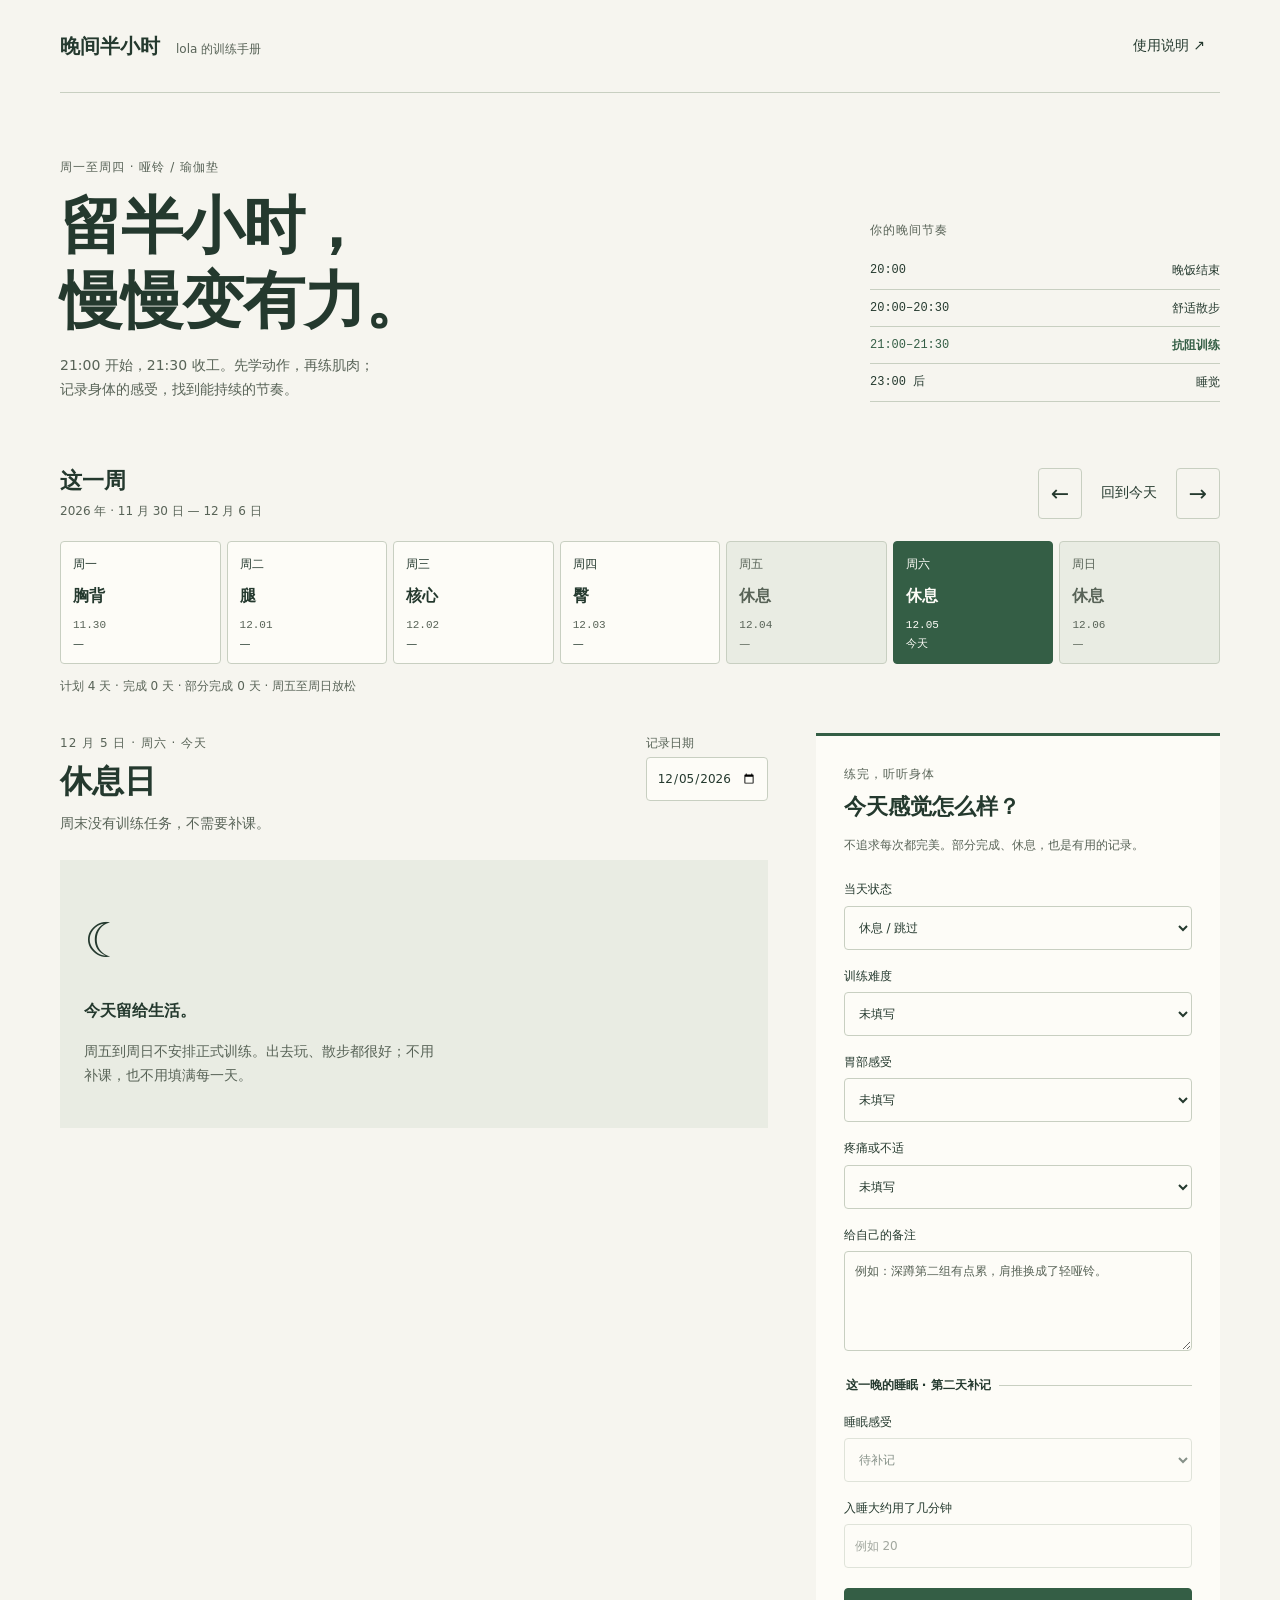
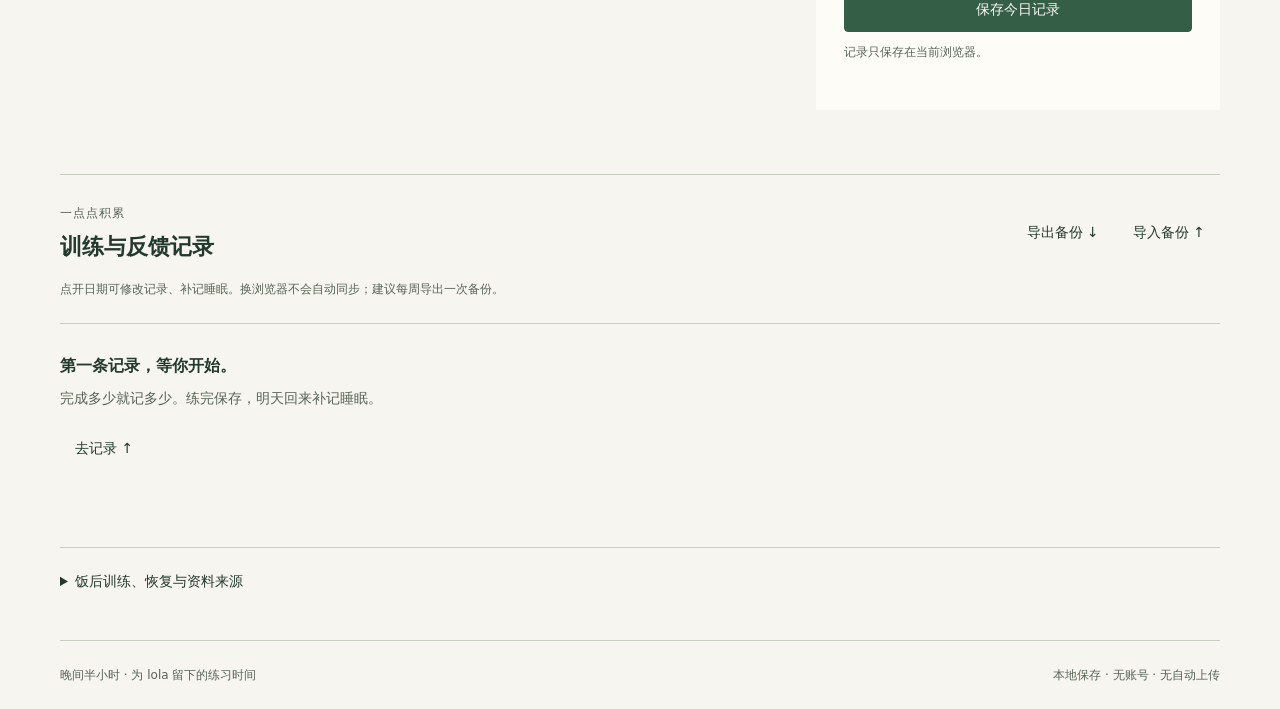
<file: index.html>
<!doctype html>
<html lang="zh-CN">
<head>
  <meta charset="utf-8">
  <meta name="viewport" content="width=device-width, initial-scale=1, viewport-fit=cover">
  <meta name="description" content="lola 的晚间哑铃训练手册：周一至周四，动作教学、打卡与身体反馈，记录保存在本机。">
  <title>晚间半小时 · lola 的训练手册</title>
  <link rel="stylesheet" href="tokens.css">
  <link rel="stylesheet" href="styles.css">
  <script defer src="plan.js"></script>
  <script defer src="library.js"></script>
  <script defer src="coaching.js"></script>
  <script defer src="app.js"></script>
</head>
<body>
  <a class="skip-link" href="#workout">跳到训练计划</a>
  <header class="masthead"><a class="wordmark" href="./index.html">晚间半小时<span>lola 的训练手册</span></a><button class="quiet" id="guide-button">使用说明 ↗</button></header>
  <main>
    <section class="intro" aria-labelledby="page-title"><div><p class="eyebrow">周一至周四 · 哑铃 / 瑜伽垫</p><h1 id="page-title">留半小时，<br>慢慢变有力。</h1><p class="intro-copy">21:00 开始，21:30 收工。先学动作，再练肌肉；<br class="desktop-break">记录身体的感受，找到能持续的节奏。</p></div><div class="routine"><p class="eyebrow">你的晚间节奏</p><div><b>20:00</b><span>晚饭结束</span></div><div><b>20:00–20:30</b><span>舒适散步</span></div><div class="active"><b>21:00–21:30</b><span>抗阻训练</span></div><div><b>23:00 后</b><span>睡觉</span></div></div></section>
    <section class="week-section" aria-label="一周安排"><div class="week-heading"><div><h2>这一周</h2><p id="week-range"></p></div><div class="week-controls"><button class="icon-button" id="previous-week" aria-label="上一周">←</button><button class="quiet" id="today-button">回到今天</button><button class="icon-button" id="next-week" aria-label="下一周">→</button></div></div><div id="week-days" class="week-days"></div><p class="week-summary" id="week-summary"></p></section>
    <div class="workspace">
      <section id="workout" class="workout" aria-labelledby="workout-title"><div class="workout-header"><div><p class="eyebrow" id="selected-label"></p><h2 id="workout-title"></h2><p id="workout-description"></p></div><label class="date-label">记录日期<input id="record-date" type="date" min="2000-01-01" max="2100-12-31"></label></div>
        <div id="rest-message" class="rest-message" hidden><span class="rest-symbol" aria-hidden="true">☾</span><h3>今天留给生活。</h3><p>周五到周日不安排正式训练。出去玩、散步都很好；不用补课，也不用填满每一天。</p></div>
        <div id="training-area"><div class="session-bar"><div><b id="session-time">30:00</b><span id="session-caption">5 分钟热身 · 22 分钟训练 · 3 分钟放松</span></div><button id="session-button" class="primary">开始计时</button></div><details class="warmup"><summary>热身与放松怎么做？</summary><p>热身 5 分钟：肩部绕环、空手推举、徒手浅蹲、空手髋部后移，缓慢完成，不跑跳。先空手试一下今天的动作。</p><p>最后 3 分钟：轻柔活动胸肩、髋腿等当天训练部位，慢慢恢复呼吸。不用力压拉，不加冲刺。</p></details><div class="list-caption"><span id="exercise-progress">按顺序完成，组间休息 60–90 秒</span><span>到点结束，不赶组数</span></div><div id="exercise-list"></div><details class="warmup"><summary>组数、时间与加重量怎么安排？</summary><p>周一 10 组、周二 9 组、周三 10 组、周四 10 组。胸与背各有每周 5 组直接训练，属于入门起点；腿与臀有交叉刺激，不将辅助参与重复算成完整直接组数。</p><p>正式训练约 22 分钟：双侧动作每组约 30–45 秒，单侧两边约 45–75 秒，另加 60–90 秒休息和换器材。核心日与腿日可能超过 22 分钟，到放松阶段就结束，最后的辅助组可以不完成；不要缩短必要休息来赶勾选。</p><p>同一个动作连续两次训练都能稳定完成所有组的次数上限，而且仍有 2–3 次余力，再试最小幅度加重，回到次数下限。若只能甩动、憋气或出现疼痛，减重。两组也能产生刺激，组数不是唯一指标；先改善动作和负荷，不一次把每项加到四组。</p><p><a href="https://acsm.org/resistance-training-guidelines-update-2026/" target="_blank" rel="noopener noreferrer">ACSM 2026 抗阻训练指南</a>：主要肌群每周至少两次；增肌较高周训练量是后续方向，不能直接当作初学者必须完成的任务。</p></details><div class="rest-timer"><span>组间休息 <b id="rest-countdown">—</b></span><div><button class="quiet" data-rest="60">60 秒</button><button class="quiet" data-rest="90">90 秒</button><button class="quiet" id="stop-rest" disabled>停止</button></div></div><p class="training-note">前两周每组保留 3–4 次余力，不憋气、不练到抬不动。新手第一周可把每个动作的目标改为 1 组。熟悉后保留 2–3 次余力。每组缓慢下降约 2 秒、平稳起身；单侧动作两侧与换边用时都计入训练。计时仅作提醒，不自动打卡。</p></div>
      </section>
      <aside class="feedback" aria-labelledby="feedback-title"><p class="eyebrow">练完，听听身体</p><h2 id="feedback-title">今天感觉怎么样？</h2><p class="feedback-intro">不追求每次都完美。部分完成、休息，也是有用的记录。</p><form id="feedback-form">
        <label>当天状态<select id="status"><option value="planned">尚未训练</option><option value="completed">完成训练</option><option value="partial">部分完成</option><option value="rest">休息 / 跳过</option></select></label>
        <label>训练难度<select id="effort"><option value="">未填写</option><option value="easy">轻松，还有很多余力</option><option value="moderate">适中，还能做 3–4 次</option><option value="hard">偏难，接近极限</option></select></label>
        <label>胃部感受<select id="stomach"><option value="">未填写</option><option value="fine">舒服，没有不适</option><option value="full">饱胀</option><option value="reflux">反酸</option><option value="nausea">恶心 / 腹痛</option></select></label>
        <label>疼痛或不适<select id="pain"><option value="">未填写</option><option value="none">没有</option><option value="soreness">肌肉酸胀</option><option value="joint">关节刺痛</option><option value="back">腰部疼痛</option><option value="other">其他不适</option></select></label>
        <label>给自己的备注<textarea id="notes" maxlength="2000" placeholder="例如：深蹲第二组有点累，肩推换成了轻哑铃。"></textarea></label>
        <fieldset class="sleep-fields"><legend>这一晚的睡眠 · 第二天补记</legend><label>睡眠感受<select id="sleep"><option value="">待补记</option><option value="usual">和平时差不多</option><option value="better">比平时更好</option><option value="worse">比平时更差</option></select></label><label>入睡大约用了几分钟<input type="number" id="sleep-minutes" min="0" max="600" step="1" inputmode="numeric" placeholder="例如 20"></label></fieldset>
        <p id="feedback-advice" class="feedback-advice" hidden></p><button class="primary save-button" type="submit">保存今日记录</button><p class="save-state" id="save-state" role="status">记录只保存在当前浏览器。</p>
      </form></aside>
    </div>
    <section class="history-section" id="history" aria-labelledby="history-title"><div class="history-heading"><div><p class="eyebrow">一点点积累</p><h2 id="history-title">训练与反馈记录</h2></div><div class="backup-actions"><button class="quiet" id="export-button">导出备份 ↓</button><button class="quiet" id="import-button">导入备份 ↑</button><input id="import-file" type="file" accept="application/json,.json" hidden></div></div><p class="history-note">点开日期可修改记录、补记睡眠。换浏览器不会自动同步；建议每周导出一次备份。</p><div id="history-list"></div></section>
    <details class="boundaries"><summary>饭后训练、恢复与资料来源</summary><p>20:00 吃完饭，21:00 开始是针对你的时间窗口的起步安排；晚饭不过饱，负荷适中。仍明显饱胀、反酸或恶心时，停止负重训练。关节刺痛或腰痛也不要硬练。持续或严重不适需要专业评估。</p><p>完成训练后不饿就不必固定加餐。如果训练后更难入睡，先减少组数或重量。腿和臀会相互参与；周四如果仍明显酸痛，省略硬拉和深蹲。</p><p>这是一份健康成年新手的起步计划，不是伤病康复处方。教学资料不能检查你本人的实际动作。哑铃先从轻重量开始。</p><p>动作文字资料参考 <a href="https://github.com/hasaneyldrm/exercises-dataset" target="_blank" rel="noopener noreferrer">exercises-dataset</a>（MIT）；本仓库包含中文文字摘录和教学说明，不包含第三方图片、GIF 或视频。第三方媒体许可独立于文字许可。本地完整版本已为正式动作匹配动态示范；该版本的教学依据来自 StrengthLog、Lyndhurst Chiropractic Clinic、Physitrack 与 SELF。步骤与提醒是依据来源改写，原库原文单独标注，未经专业人士逐条审核。此手册用于个人本地练习，未公开发布。</p><p><a href="https://www.mayoclinic.org/healthy-lifestyle/fitness/in-depth/exercise/art-20045506" target="_blank" rel="noopener noreferrer">饭后运动与饮食建议</a> · <a href="https://www.mayoclinic.org/healthy-lifestyle/fitness/basics/strength-training/hlv-20049447" target="_blank" rel="noopener noreferrer">抗阻训练与恢复建议</a> · <a href="https://pubmed.ncbi.nlm.nih.gov/30374942/" target="_blank" rel="noopener noreferrer">晚间运动与睡眠研究</a></p></details>
  </main>
  <footer><span>晚间半小时 · 为 lola 留下的练习时间</span><span>本地保存 · 无账号 · 无自动上传</span></footer>
  <dialog id="teaching-dialog" aria-labelledby="teaching-title"><div class="dialog-top"><span class="eyebrow">动作学习</span><button class="icon-button" id="close-teaching" aria-label="关闭动作教学">×</button></div><div id="teaching-content"></div></dialog>
  <dialog id="guide-dialog" aria-labelledby="guide-title"><div class="dialog-top"><h2 id="guide-title">从这里开始</h2><button class="icon-button" id="close-guide" aria-label="关闭使用说明">×</button></div><ol class="guide-steps"><li>选择日期，点“学动作”查看器材摆位和分步说明；先空手练习。</li><li>按实际情况调整目标组数，记录哑铃重量、每组次数，做完一组勾一组。</li><li>训练结束选择“完成 / 部分完成 / 休息”，填写反馈后保存。动作数据会自动保存。</li><li>第二天到历史记录中点开昨天，补记昨晚睡眠。</li><li>每周导出备份。导入只补充缺失日期，已有同日记录不会被覆盖。</li></ol><p>固定周一至周四训练，周五至周日休息。练得轻、动作稳，比赶完所有动作更重要。</p><p>文件位置或浏览器变化可能影响本地记录，请先备份再移动网页。请勿用无痕模式长期记录。</p></dialog>
  <div class="toast" id="toast" role="status" hidden></div>
  <noscript>这个手册需要启用 JavaScript 才能显示训练动作与保存记录。</noscript>
</body>
</html>
</file>
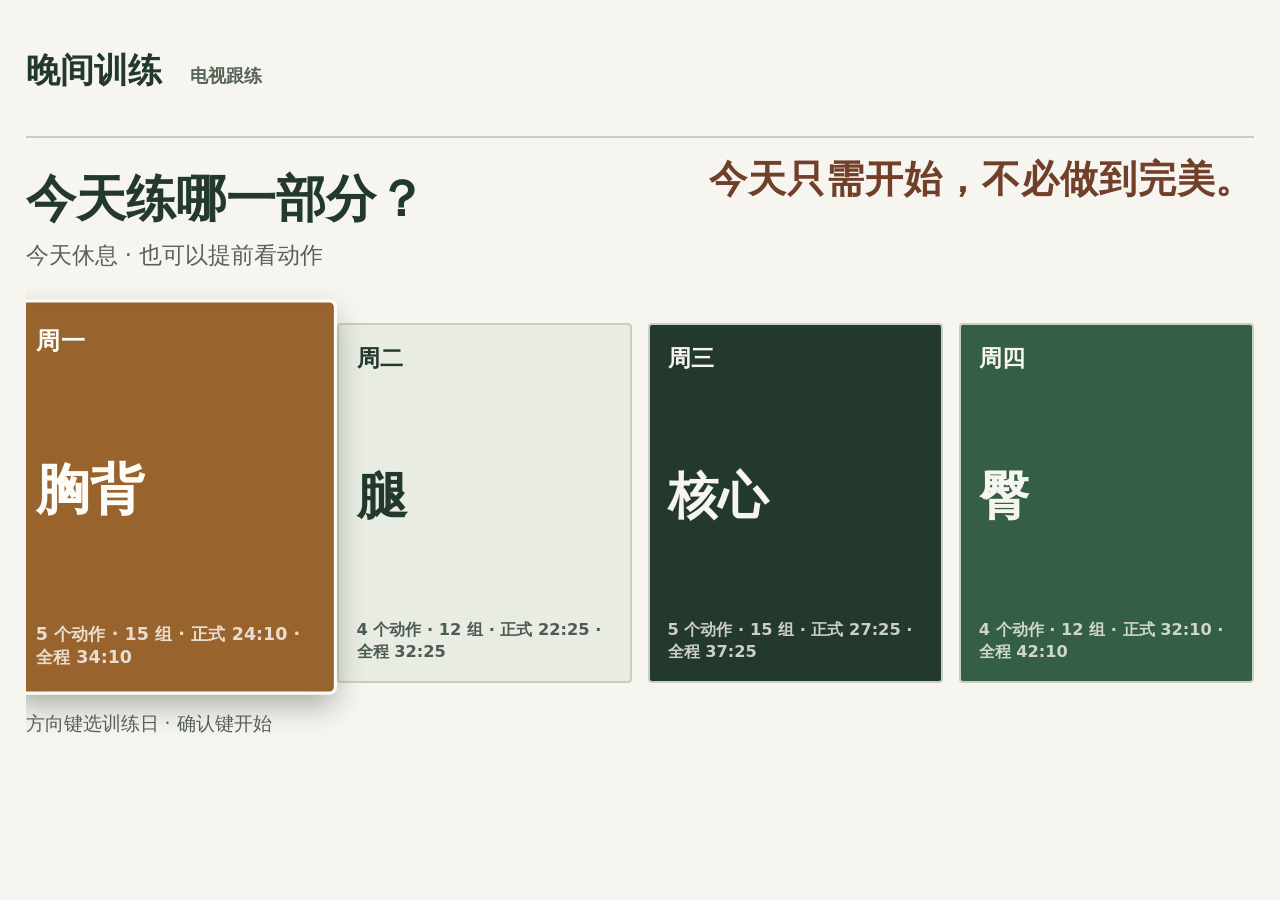
<file: tv/index.html>
<!doctype html>
<html lang="zh-CN">
<head>
  <meta charset="utf-8">
  <meta name="viewport" content="width=device-width, initial-scale=1">
  <meta name="description" content="lola 的电视训练教学：遥控器操作、动态示范与同屏动作步骤。">
  <title>电视跟练 · 晚间半小时</title>
  <link rel="stylesheet" href="tokens.css">
  <link rel="stylesheet" href="tv.css">
  <script defer src="plan.js"></script>
  <script defer src="coaching.js"></script>
  <script defer src="tv-data.js"></script>
  <script defer src="tv.js"></script>
</head>
<body>
  <div class="tv-shell">
    <header class="tv-header"><div id="tv-brand" class="tv-brand">晚间训练 <span>电视跟练</span></div><div id="tv-header-lesson" class="tv-lesson-heading" hidden><div><p id="tv-position"></p><h1 id="tv-action-name"></h1><p id="tv-dose"></p></div><div class="tv-clock"><strong id="tv-session-time">00:00</strong><span id="tv-session-stage">计时尚未开始</span></div></div><div id="tv-follow-hud" class="tv-follow-hud" hidden><div id="tv-follow-orb" class="tv-follow-orb" aria-live="off"><svg class="tv-follow-ring" viewBox="0 0 100 100" aria-hidden="true"><circle class="tv-follow-ring-track" cx="50" cy="50" r="44"></circle><circle id="tv-follow-ring-progress" class="tv-follow-ring-progress" cx="50" cy="50" r="44"></circle></svg><strong id="tv-follow-count">60</strong></div><strong id="tv-follow-group" class="tv-follow-group">1/3</strong></div><button id="tv-home-button" hidden>选择训练日</button></header>
    <main id="tv-main">
      <section id="tv-home" aria-labelledby="tv-home-title">
        <div class="tv-home-intro"><div class="tv-home-heading"><h1 id="tv-home-title">今天练哪一部分？</h1><p id="tv-today"></p></div><div class="tv-motto-panel"><p id="tv-motto" class="tv-motto" aria-live="polite"></p></div></div>
        <div id="tv-days" class="tv-days" aria-label="选择训练日"></div>
        <p class="tv-home-bottom">方向键选训练日 · 确认键开始</p>
      </section>
      <section id="tv-lesson" hidden aria-labelledby="tv-action-name">
        <section class="tv-routine" aria-label="计时、热身和放松"><button id="tv-session" class="tv-routine-tab tv-primary">计时开始</button><button id="tv-warmup" class="tv-routine-tab">今日热身 · 5 分钟</button><button id="tv-cooldown" class="tv-routine-tab">今日放松 · 5 分钟</button><div id="tv-routine-content" class="tv-routine-content" hidden></div></section>
        <div id="tv-follow-panel" class="tv-follow-panel"><button id="tv-follow-toggle" class="tv-primary">开始自动跟练</button><button id="tv-follow-skip" hidden>跳过本阶段</button><span id="tv-follow-status" hidden></span></div>
        <div class="tv-stage">
          <div class="tv-demonstration"><div id="tv-media" class="tv-media"></div><p id="tv-media-status" role="status"></p><div class="tv-media-caption"><span id="tv-media-credit"></span><span id="tv-media-quality"></span></div></div>
          <section class="tv-instruction" aria-labelledby="tv-guide-title"><div class="tv-page-heading"><h2 id="tv-guide-title">动作要领</h2></div><div id="tv-guide" tabindex="0" aria-label="动作步骤，可用方向键滚动"><ol id="tv-steps"></ol><div class="tv-cues"><p id="tv-equipment"></p><p id="tv-load"></p><p id="tv-mistakes"></p></div></div></section>
        </div>
        <div class="tv-controls" aria-label="跟练控制"><button id="tv-previous">上一动作</button><button id="tv-next">下一动作</button><button id="tv-complete">本组完成</button><button id="tv-rest">休息 35 秒</button></div>
      </section>
    </main>
    <section id="tv-rest-panel" class="tv-overlay" hidden role="dialog" aria-modal="true" aria-labelledby="tv-rest-title"><div class="tv-rest-content"><h2 id="tv-rest-title">缓一缓，恢复呼吸。</h2><strong id="tv-rest-time">30</strong><p id="tv-rest-note">秒 · 感觉准备好再开始下一组</p><div id="tv-rest-next" class="tv-rest-next" hidden><div id="tv-rest-next-media"></div><p id="tv-rest-next-name"></p></div><div class="tv-rest-actions"><button id="tv-rest-continue" class="tv-primary">结束休息</button><button id="tv-rest-90">改为 90 秒</button><button id="tv-rest-undo" hidden>撤回本组</button></div><p>手动休息结束后，确认准备好再继续。</p></div></section>
    <div id="tv-notice" class="tv-notice" role="status" hidden></div>
    <noscript>此页面需要浏览器启用 JavaScript。请在支持 JavaScript 的电视浏览器中打开网页。</noscript>
  </div>
</body>
</html>
</file>
<file: tokens.css>
:root {
  --color-paper: #f6f5ef;
  --color-surface: #fdfcf7;
  --color-paper-2: #e9ece3;
  --color-ink: #24392e;
  --color-muted: #586357;
  --color-accent: #345e45;
  --color-accent-ink: #fdfcf7;
  --color-rule: #c8cfc1;
  --color-focus: #99632d;
  --color-error: #92352d;
  --color-error-paper: #f7e9e1;
  --color-shadow: #24392e18;
  --color-backdrop: #18251fcc;
  --color-transparent: transparent;
  --font-display: 'Songti SC', 'STSong', 'Noto Serif CJK SC', Georgia, serif;
  --font-body: 'PingFang SC', 'Microsoft YaHei', system-ui, sans-serif;
  --font-mono: 'SFMono-Regular', Consolas, monospace;
  --space-xs: 4px; --space-sm: 8px; --space-md: 16px; --space-lg: 24px; --space-xl: 32px; --space-2xl: 48px; --space-3xl: 64px;
  --text-sm: 12px; --text-base: 14px; --text-md: 16px; --text-lg: 22px; --text-xl: 30px;
  --radius-sm: 4px; --radius-md: 8px;
  --rule-width: 1px;
  --dur-fast: 140ms; --ease-out: ease-out;
}
</file>
<file: styles.css>
/* Hallmark · pre-emit critique: P4 H4 E4 S5 R5 V4
 * genre: editorial · macrostructure: Workbench (live training workbench)
 * theme: Garden · nav: N9 Edge-aligned minimal · footer: Ft2 Inline single line
 * audience: lola, resistance beginner · use: learn, train, record · tone: quiet practical journal
 * Adaptation: actual workout controls replace marketing screenshots; no decorative motion.
 * contrast: pass (40–41) · honest: pass · chrome: pass · tokens: pass · mobile: pass
 */
*{box-sizing:border-box}html,body{overflow-x:clip}html{scroll-behavior:smooth}body{margin:0;background:var(--color-paper);color:var(--color-ink);font:var(--text-base)/1.7 var(--font-body)}button,input,select,textarea{font:inherit}button,a,input,select,textarea,summary{-webkit-tap-highlight-color:var(--color-transparent)}button{cursor:pointer;min-height:44px;white-space:nowrap;border:var(--rule-width) solid var(--color-rule);border-radius:var(--radius-sm);padding:8px 14px;background:var(--color-transparent);color:var(--color-ink);transition:background var(--dur-fast) var(--ease-out)}a{color:var(--color-accent);text-underline-offset:4px}button:active{transform:translateY(1px)}button:disabled{opacity:.5;cursor:not-allowed}button.primary{background:var(--color-accent);color:var(--color-accent-ink);border-color:var(--color-accent)}button.quiet{border-color:var(--color-transparent)}button.icon-button{padding:6px;width:44px;font-size:22px}:focus-visible{outline:2px solid var(--color-focus);outline-offset:3px}h1,h2,h3,p{margin:0}h1,h2,h3{font-style:normal;overflow-wrap:anywhere;min-width:0}h1{font-family:var(--font-display);font-size:clamp(38px,5vw,62px);font-weight:600;line-height:1.2;letter-spacing:-1px}h2{font-size:var(--text-lg);font-weight:600;line-height:1.4}h3{font-size:var(--text-md)}.eyebrow{font-size:var(--text-sm);color:var(--color-muted);letter-spacing:1px;margin-bottom:12px}.masthead,main,footer{width:min(1160px,100% - 40px);margin-inline:auto}.masthead{display:flex;align-items:center;justify-content:space-between;padding-block:24px;border-bottom:1px solid var(--color-rule);gap:12px}.wordmark{font-weight:650;font-size:20px;text-decoration:none;color:var(--color-ink);white-space:nowrap}.wordmark span{display:none}.intro{padding-block:44px;display:grid;gap:28px}.intro-copy{color:var(--color-muted);margin-top:20px;max-width:45ch}.desktop-break{display:none}.routine{max-width:350px;align-self:end}.routine>div{display:flex;gap:20px;justify-content:space-between;padding:8px 0;border-bottom:1px solid var(--color-rule);font-size:var(--text-sm)}.routine b{font-family:var(--font-mono);font-weight:500}.routine .active{color:var(--color-accent);font-weight:600}.week-heading,.history-heading{display:flex;gap:16px;align-items:center;justify-content:space-between;flex-wrap:wrap}.week-heading p{color:var(--color-muted);font-size:var(--text-sm);margin-top:4px}.week-controls{display:flex;gap:4px;align-items:center}.week-days{display:grid;grid-template-columns:repeat(4,minmax(0,1fr));gap:6px;margin-top:20px}.day-tab{text-align:left;padding:10px 12px;border:1px solid var(--color-rule);background:var(--color-surface);color:var(--color-ink);min-width:0}.day-tab .day-name{font-size:var(--text-sm)}.day-tab .day-title{display:block;font-size:var(--text-md);font-weight:600;margin-top:6px}.day-tab .day-date{display:block;color:var(--color-muted);font:11px/1.6 var(--font-mono);margin-top:8px}.day-tab .day-status{display:block;font-size:11px;font-weight:400;min-height:18px}.day-tab[aria-pressed=true]{background:var(--color-accent);color:var(--color-accent-ink);border-color:var(--color-accent)}.day-tab[aria-pressed=true] .day-date{color:var(--color-accent-ink)}.day-tab.rest-day{background:var(--color-paper-2);color:var(--color-muted)}.day-tab.rest-day[aria-pressed=true]{background:var(--color-accent);color:var(--color-accent-ink)}.week-summary{font-size:var(--text-sm);color:var(--color-muted);margin-top:12px}.workspace{margin-top:36px;display:grid;gap:36px}.workout{min-width:0}.workout-header{display:flex;justify-content:space-between;align-items:start;gap:20px;flex-wrap:wrap}.workout-header .eyebrow{margin-bottom:6px}.workout-header h2{font-family:var(--font-display);font-size:32px}.workout-header p:not(.eyebrow){color:var(--color-muted);margin-top:8px}.date-label{font-size:var(--text-sm);color:var(--color-muted);max-width:180px}.date-label input{margin-top:4px}.session-bar{background:var(--color-paper-2);color:var(--color-ink);padding:16px;display:flex;gap:12px;align-items:center;justify-content:space-between;margin-top:24px}.session-bar b{display:block;font-family:var(--font-mono);font-size:28px;line-height:1.2}.session-bar span{display:block;font-size:11px;color:var(--color-muted);margin-top:6px;max-width:210px}.warmup{margin-top:16px}.warmup p{color:var(--color-muted);margin-block:12px}summary{cursor:pointer;min-height:44px;display:list-item;padding-block:10px;list-style-position:inside}details[open] summary{color:var(--color-accent)}.list-caption{display:flex;flex-wrap:wrap;gap:8px;justify-content:space-between;border-bottom:1px solid var(--color-rule);margin-top:16px;padding-bottom:12px;color:var(--color-muted);font-size:var(--text-sm)}.exercise{padding:22px 0;border-bottom:1px solid var(--color-rule)}.exercise-head{display:flex;justify-content:space-between;gap:16px;align-items:center}.exercise-title{display:flex;align-items:baseline;gap:12px;min-width:0}.exercise-index{font:var(--text-sm)/1 var(--font-mono);color:var(--color-muted)}.exercise-head h3{font-size:17px}.exercise-head button{padding-inline:10px;font-size:var(--text-sm)}.exercise-meta{color:var(--color-muted);font-size:var(--text-sm);margin:6px 0 14px 28px}.exercise-fields{display:grid;grid-template-columns:repeat(2,minmax(0,1fr));gap:10px}.exercise-fields label{font-size:var(--text-sm);color:var(--color-muted)}.exercise-fields input,.exercise-fields select{margin-top:4px}.sets-field{grid-column:1 / -1;display:flex;align-items:center;gap:10px;flex-wrap:wrap;margin-top:4px}.sets-field label{display:flex;align-items:center;gap:6px;border:1px solid var(--color-rule);padding:6px 10px;min-height:44px;background:var(--color-surface);color:var(--color-ink);cursor:pointer}.sets-field label:has(input:checked){background:var(--color-paper-2);color:var(--color-accent)}.sets-field input{width:18px;height:18px;min-height:0;margin:0;accent-color:var(--color-accent)}.sets-field>span{font-size:var(--text-sm);color:var(--color-muted)}.rest-timer{display:flex;gap:12px;justify-content:space-between;align-items:center;flex-wrap:wrap;margin-top:20px}.rest-timer>div{display:flex;gap:4px}.rest-timer b{font-family:var(--font-mono);margin-left:8px}.training-note{color:var(--color-muted);font-size:var(--text-sm);margin-top:16px}.feedback{background:var(--color-surface);color:var(--color-ink);padding:24px;align-self:start;border-top:3px solid var(--color-accent)}.feedback .eyebrow{margin-bottom:8px}.feedback-intro{color:var(--color-muted);font-size:var(--text-sm);margin-top:12px;margin-bottom:24px}form>label,fieldset label{display:block;margin-bottom:16px;font-size:var(--text-sm)}input:not([type=checkbox]),select,textarea{display:block;width:100%;min-width:0;min-height:44px;border:1px solid var(--color-rule);border-radius:var(--radius-sm);padding:9px 10px;background:var(--color-surface);color:var(--color-ink)}form input,form select,form textarea{margin-top:6px}textarea{resize:vertical;min-height:100px;line-height:1.7}::placeholder{color:var(--color-muted);opacity:1}input[aria-invalid=true]{border-color:var(--color-error)}fieldset{border:0;border-top:1px solid var(--color-rule);margin:24px 0 0;padding:16px 0 0}legend{font-size:var(--text-sm);padding-right:8px;font-weight:600}.save-button{width:100%;margin-top:4px}.save-state{font-size:var(--text-sm);color:var(--color-muted);min-height:40px;margin-top:10px}.feedback-advice{background:var(--color-error-paper);color:var(--color-error);padding:12px;margin:0 0 16px;font-size:var(--text-sm)}.history-section{margin-top:64px;padding-top:28px;border-top:1px solid var(--color-rule)}.history-heading .eyebrow{margin-bottom:8px}.backup-actions{display:flex;gap:4px;flex-wrap:wrap}.history-note{font-size:var(--text-sm);color:var(--color-muted);margin-block:16px 24px}.history-row{display:grid;grid-template-columns:1fr auto;gap:12px;align-items:center;border-top:1px solid var(--color-rule);padding:16px 0}.history-row p{font-size:var(--text-sm);color:var(--color-muted);margin-top:5px}.history-row strong{font-weight:600}.empty-state{padding:28px 0;border-top:1px solid var(--color-rule)}.empty-state p{color:var(--color-muted);margin-block:8px 16px}.boundaries{margin-block:48px 36px;border-top:1px solid var(--color-rule);padding-top:12px}.boundaries p{max-width:85ch;margin-top:16px;color:var(--color-muted);font-size:var(--text-sm)}footer{display:flex;justify-content:space-between;flex-wrap:wrap;gap:12px;padding-block:24px;border-top:1px solid var(--color-rule);font-size:var(--text-sm);color:var(--color-muted)}dialog{position:fixed;inset:0;margin:auto;width:min(760px,calc(100% - 24px));height:fit-content;max-height:88dvh;overflow-y:auto;border:0;border-radius:var(--radius-md);padding:24px;background:var(--color-surface);color:var(--color-ink);box-shadow:0 16px 64px var(--color-shadow)}dialog::backdrop{background:var(--color-backdrop)}.dialog-top{display:flex;justify-content:space-between;align-items:center;gap:12px;margin-bottom:16px}.dialog-top .eyebrow{margin:0}#teaching-title{font-family:var(--font-display);font-size:28px}.teach-muscle{font-size:var(--text-sm);color:var(--color-muted);margin-top:8px}.pose-grid{display:grid;grid-template-columns:repeat(2,minmax(0,1fr));gap:12px;margin-block:24px 12px}.pose-grid figure{margin:0;min-width:0;padding:10px;background:var(--color-paper-2);color:var(--color-ink)}.pose-grid svg{display:block;width:100%;height:auto;color:var(--color-accent)}.pose-grid figcaption{font-size:var(--text-sm);text-align:center}.pose-note{font-size:var(--text-sm);color:var(--color-muted)}.teach-block{margin-top:24px}.teach-block h3{margin-bottom:8px}.teach-block ol,.teach-block ul{padding-left:22px;margin:0}.teach-block li{margin-bottom:8px}.teach-block p{color:var(--color-muted)}.source-block{padding-top:20px;border-top:1px solid var(--color-rule);font-size:var(--text-sm)}.source-block a{display:inline-flex;align-items:center;min-height:44px}.source-block p{margin-top:8px}.guide-steps{padding-left:22px}.guide-steps li{margin-block:12px}#guide-dialog>p{margin-top:16px;color:var(--color-muted)}.rest-message{padding:40px 24px;background:var(--color-paper-2);color:var(--color-ink);margin-top:24px}.rest-message p{margin-top:16px;max-width:40ch;color:var(--color-muted)}.rest-symbol{font-size:48px;display:block;margin-bottom:16px}.toast{position:fixed;bottom:24px;left:50%;transform:translateX(-50%);max-width:calc(100% - 32px);padding:12px 20px;background:var(--color-ink);color:var(--color-paper);box-shadow:0 6px 24px var(--color-shadow);border-radius:var(--radius-sm);z-index:10;font-size:var(--text-sm)}.skip-link{position:fixed;top:-80px;left:16px;background:var(--color-surface);color:var(--color-ink);padding:12px;z-index:20}.skip-link:focus{top:12px}[hidden]{display:none!important}
.weight-note{font-size:11px;color:var(--color-muted);margin-top:10px} .day-tab span{white-space:nowrap} .day-tab{white-space:normal} input:disabled,select:disabled,textarea:disabled{opacity:.55;cursor:not-allowed}
.routine{display:none}.intro{padding-block:28px}.intro-copy{margin-top:16px}.rest-day .day-date,.rest-day .day-status{display:none}.rest-day .day-title{font-size:var(--text-sm);margin-top:4px}
.local-media{display:flex;align-items:center;gap:24px;flex-wrap:wrap;margin-top:16px}.local-media figure{margin:0;flex:0 0 180px}.local-media img{display:block;width:180px;height:180px;max-width:100%;object-fit:contain;background:var(--color-paper);color:var(--color-ink)}.local-media figcaption{font-size:10px;line-height:1.6;margin-top:8px;overflow-wrap:anywhere}.media-controls{flex:1 1 200px;min-width:0}.media-controls button{margin-block:12px}.media-controls p{font-size:var(--text-sm)}.original-name{overflow-wrap:anywhere}.variant-note{padding:12px;background:var(--color-paper-2);color:var(--color-ink)}.library-description{margin-top:16px}.library-description ol{padding-left:24px}.library-description li{margin-bottom:8px}.source-block{border-top:0;padding-top:0}
@media(hover:hover){button:not(:disabled):hover{background:var(--color-paper-2);color:var(--color-ink)}button.primary:hover{background:var(--color-ink);color:var(--color-paper)}.day-tab[aria-pressed=true]:hover{background:var(--color-ink);color:var(--color-paper)}input:hover,select:hover,textarea:hover{background:var(--color-paper)}}
@media(min-width:40rem){.masthead,main,footer{width:min(1160px,100% - 64px)}.wordmark span{display:inline;font-size:12px;font-weight:400;margin-left:16px;color:var(--color-muted)}.intro{grid-template-columns:minmax(0,1.5fr) minmax(0,1fr);padding-block:56px}.routine{width:100%;justify-self:end;min-width:250px}.desktop-break{display:block}.week-days{grid-template-columns:repeat(7,minmax(0,1fr))}.exercise-fields{grid-template-columns:80px minmax(0,1fr) minmax(0,1fr)}.sets-field{grid-column:1 / -1}.pose-grid{gap:20px}dialog{padding:32px}.session-bar span{max-width:none}}
@media(min-width:60rem){.workspace{grid-template-columns:minmax(0,1.75fr) minmax(0,1fr);gap:48px}.feedback{padding:28px}.intro{padding-block:64px}.date-label{max-width:150px}.history-row{grid-template-columns:minmax(0,1fr) auto}}
@media(min-width:40rem){.routine{display:block}.rest-day .day-date,.rest-day .day-status{display:block}.rest-day .day-title{font-size:var(--text-md);margin-top:6px}}
@media(prefers-reduced-motion:reduce){html{scroll-behavior:auto}*,*::before,*::after{transition:none!important;animation:none!important}}

.coaching-media{margin:16px 0}.coaching-media img,.coaching-media video{display:block;width:100%;max-width:600px;height:auto;max-height:420px;object-fit:contain;background:#f4f1ea;margin:0 auto 12px}.coaching-media figcaption{font-size:12px;line-height:1.6;margin-top:10px}.variant-field{min-width:130px}#teaching-variant{max-width:100%}.teach-block a{overflow-wrap:anywhere}
</file>
<file: tv/tokens.css>
:root {
  --color-paper: #f6f5ef;
  --color-surface: #fdfcf7;
  --color-paper-2: #e9ece3;
  --color-ink: #24392e;
  --color-muted: #586357;
  --color-accent: #345e45;
  --color-accent-ink: #fdfcf7;
  --color-rule: #c8cfc1;
  --color-focus: #99632d;
  --color-error: #92352d;
  --color-error-paper: #f7e9e1;
  --color-shadow: #24392e18;
  --color-shadow-strong: #24392e66;
  --color-backdrop: #18251fcc;
  --color-transparent: transparent;
  --font-display: 'Songti SC', 'STSong', 'Noto Serif CJK SC', Georgia, serif;
  --font-body: 'PingFang SC', 'Microsoft YaHei', system-ui, sans-serif;
  --font-mono: 'SFMono-Regular', Consolas, monospace;
  --space-xs: 4px; --space-sm: 8px; --space-md: 16px; --space-lg: 24px; --space-xl: 32px; --space-2xl: 48px; --space-3xl: 64px;
  --text-sm: 12px; --text-base: 14px; --text-md: 16px; --text-lg: 22px; --text-xl: 30px;
  --radius-sm: 4px; --radius-md: 8px;
  --rule-width: 1px;
  --dur-fast: 140ms; --ease-out: ease-out;
}
</file>
<file: tv/tv.css>
/* Hallmark · TV training dashboard · existing Garden palette
 * pre-emit critique: P5 H5 E4 S5 R5 V4
 */
*{box-sizing:border-box}
html,body{margin:0;min-height:100%;overflow-x:clip;background:var(--color-paper);color:var(--color-ink)}
body{font-family:var(--font-body);font-size:22px;line-height:1.45}
[hidden]{display:none!important}
button{appearance:none;display:inline-flex;align-items:center;justify-content:center;min-height:58px;padding:10px 20px;border:2px solid var(--color-rule);border-radius:var(--radius-sm);background:var(--color-surface);color:var(--color-ink);font:600 20px var(--font-body);white-space:nowrap;cursor:pointer}
button:focus-visible,#tv-guide:focus-visible{outline:5px solid var(--color-focus);outline-offset:3px}
button:active{background:var(--color-paper-2)}button:disabled{opacity:.45;cursor:default}
.tv-primary{border-color:var(--color-accent);background:var(--color-accent);color:var(--color-accent-ink)}
.tv-primary:active{background:var(--color-ink);color:var(--color-paper)}
h1,h2,p{margin:0}h1,h2{overflow-wrap:anywhere;font-style:normal}
.tv-shell{height:100vh;min-height:650px;max-width:2400px;margin:auto;padding:22px 3vw;display:flex;flex-direction:column;gap:16px}
.tv-header{min-height:68px;display:flex;align-items:center;justify-content:space-between;gap:24px;border-bottom:2px solid var(--color-rule);padding-bottom:14px}
.tv-brand{font:600 34px var(--font-display);white-space:nowrap}.tv-brand span{font:600 18px var(--font-body);margin-left:20px;color:var(--color-muted)}.tv-header button{min-height:52px}
#tv-main{flex:1;min-height:0;display:flex;flex-direction:column}
#tv-home{flex:1;display:flex;flex-direction:column;justify-content:center;gap:34px}
.tv-home-intro h1{font:600 clamp(38px,4vw,72px) var(--font-display)}.tv-home-intro p{margin-top:6px;font-size:clamp(22px,1.7vw,30px);color:var(--color-muted)}
.tv-days{display:grid;grid-template-columns:repeat(4,minmax(0,1fr));gap:20px}
.tv-day{min-height:280px;display:flex;flex-direction:column;align-items:flex-start;justify-content:space-between;padding:30px;background:var(--color-surface);text-align:left;white-space:normal}
.tv-day:nth-child(2){background:var(--color-paper-2)}.tv-day:nth-child(3){background:var(--color-ink);color:var(--color-paper)}.tv-day:nth-child(4){background:var(--color-accent);color:var(--color-paper)}
.tv-day span{font-size:26px}.tv-day strong{font:600 clamp(42px,4vw,72px) var(--font-display)}.tv-day .tv-day-meta{font-size:21px;opacity:.8}.tv-day[aria-current=true]{border:5px solid var(--color-focus)}
.tv-home-bottom{font-size:22px;color:var(--color-muted)}
#tv-lesson{flex:1;min-height:0;display:flex;flex-direction:column;gap:16px}
.tv-lesson-heading{flex:1;min-width:0;display:flex;justify-content:space-between;align-items:center;gap:24px}.tv-lesson-heading>div:first-child{min-width:0}
#tv-position{font-size:20px;color:var(--color-muted)}#tv-action-name{font:600 clamp(38px,3.7vw,64px) var(--font-display);line-height:1.15;margin:2px 0}#tv-dose{font-size:24px;font-weight:600}
.tv-clock{display:flex;flex-direction:column;text-align:right;flex:none}.tv-clock strong{font:700 clamp(42px,3.6vw,64px) var(--font-mono);font-variant-numeric:tabular-nums;line-height:1}.tv-clock span{font-size:18px;color:var(--color-muted)}
.tv-stage{flex:1;min-height:0;display:grid;grid-template-columns:minmax(0,.9fr) minmax(0,1.1fr);gap:24px}
.tv-demonstration{min-height:0;min-width:0;display:flex;flex-direction:column;background:var(--color-ink);padding:12px}.tv-media{flex:1;min-height:0;display:flex;align-items:center;justify-content:center;overflow:hidden;background:var(--color-ink);color:var(--color-paper)}
.tv-media img,.tv-media video{display:block;width:100%;height:100%;max-height:100%;object-fit:contain}.tv-media img.tv-low-resolution{width:auto;height:100%;max-height:440px;object-fit:contain}
#tv-media-status{min-height:24px;padding-top:5px;font-size:16px;color:var(--color-paper)}#tv-media-status:empty{display:none}#tv-media-status[data-error=true]{color:var(--color-error-paper)}
.tv-media-caption{display:flex;justify-content:space-between;gap:12px;font-size:13px;color:var(--color-paper);opacity:.75}.tv-media-caption span{overflow-wrap:anywhere}
.tv-instruction{min-width:0;min-height:0;display:flex;flex-direction:column;background:var(--color-surface);border:2px solid var(--color-rule);padding:18px 22px;gap:10px}
.tv-page-heading{display:flex;justify-content:space-between;align-items:center;gap:12px;border-bottom:2px solid var(--color-rule);padding-bottom:9px}.tv-page-heading h2{font:600 30px var(--font-display)}#tv-variant{min-height:46px;font-size:17px;padding:6px 14px}
#tv-guide{flex:1;min-height:0;overflow-y:auto;scrollbar-width:auto;overflow-wrap:anywhere;padding:2px 6px 4px 3px}
#tv-steps{list-style:none;counter-reset:step;margin:0;padding:0;display:grid;gap:12px}#tv-steps li{counter-increment:step;position:relative;padding-left:46px;font-size:clamp(22px,1.5vw,29px);line-height:1.35}
#tv-steps li::before{content:counter(step);position:absolute;left:0;top:1px;width:32px;height:32px;border-radius:50%;display:grid;place-items:center;background:var(--color-accent);color:var(--color-accent-ink);font:700 19px var(--font-body)}
.tv-cues{margin-top:14px;padding-top:12px;border-top:2px solid var(--color-rule);display:grid;gap:8px}.tv-cues p{font-size:clamp(18px,1.2vw,23px);line-height:1.36}#tv-equipment{font-weight:700}#tv-mistakes{color:var(--color-error)}
.tv-controls{display:grid;grid-template-columns:repeat(5,minmax(0,1fr));gap:12px}.tv-controls button{min-width:0;min-height:64px;padding:8px;font-size:20px}
.tv-overlay{position:fixed;inset:0;z-index:10;display:flex;align-items:center;justify-content:center;padding:24px;background:var(--color-backdrop)}
.tv-rest-content{width:min(760px,100%);padding:38px;background:var(--color-surface);color:var(--color-ink);text-align:center;border-radius:var(--radius-md)}.tv-rest-content h2{font:600 40px var(--font-display)}.tv-rest-content>strong{display:block;font:700 112px var(--font-mono);margin:10px 0}.tv-rest-content>p{font-size:20px;color:var(--color-muted)}.tv-rest-actions{display:flex;justify-content:center;flex-wrap:wrap;gap:18px;margin:25px 0}
.tv-notice{position:fixed;left:8%;right:8%;top:90px;z-index:20;padding:18px;background:var(--color-ink);color:var(--color-paper);font-size:22px;border-radius:var(--radius-sm)}
@media(hover:hover){button:not(:disabled):hover{border-color:var(--color-focus)}}
@media(max-width:1100px){.tv-shell{height:auto;min-height:100vh}.tv-stage{grid-template-columns:minmax(0,1fr)}.tv-media{height:350px;flex:auto}.tv-days{grid-template-columns:repeat(2,minmax(0,1fr))}.tv-day{min-height:220px}.tv-controls{grid-template-columns:repeat(3,minmax(0,1fr))}#tv-guide{max-height:none;overflow:visible}}
@media(max-width:600px){.tv-shell{padding:16px;gap:14px}.tv-header{flex-wrap:wrap}.tv-brand{font-size:24px}.tv-brand span{display:none}.tv-header button{min-height:44px;font-size:16px;order:1}.tv-lesson-heading{flex-basis:100%;order:2;align-items:flex-start}.tv-home-intro h1{font-size:34px}.tv-home-intro p{font-size:18px}.tv-days{gap:10px}.tv-day{min-height:150px;padding:16px}.tv-day span{font-size:17px}.tv-day strong{font-size:32px}.tv-day .tv-day-meta{font-size:14px}.tv-home-bottom{font-size:16px}.tv-clock strong{font-size:30px}.tv-clock span{font-size:12px}#tv-position{font-size:15px}#tv-action-name{font-size:28px}#tv-dose{font-size:16px}.tv-media{height:260px}.tv-instruction{padding:14px}.tv-page-heading h2{font-size:24px}#tv-steps li{font-size:21px}.tv-cues p{font-size:17px}.tv-controls{grid-template-columns:repeat(2,minmax(0,1fr))}.tv-controls button{font-size:17px;min-height:50px}.tv-rest-content{padding:20px}.tv-rest-content h2{font-size:26px}.tv-rest-content>strong{font-size:76px}}
@media(min-width:1101px) and (max-height:760px){.tv-shell{min-height:560px;padding-top:12px;padding-bottom:12px;gap:10px}.tv-header{min-height:50px;padding-bottom:8px}.tv-brand{font-size:27px}.tv-lesson-heading{padding-bottom:6px}#tv-position{font-size:16px}#tv-action-name{font-size:32px}#tv-dose{font-size:19px}.tv-clock strong{font-size:34px}.tv-clock span{font-size:14px}.tv-stage{gap:14px}.tv-instruction{padding:10px 14px;gap:6px}.tv-page-heading{padding-bottom:5px}.tv-page-heading h2{font-size:23px}#tv-steps{gap:7px}#tv-steps li{font-size:20px;line-height:1.28;padding-left:36px}#tv-steps li::before{width:26px;height:26px;font-size:15px}.tv-cues{margin-top:7px;padding-top:6px;gap:4px}.tv-cues p{font-size:16px;line-height:1.3}.tv-controls button{min-height:48px;font-size:17px}#tv-media-status{font-size:14px}}
@media(prefers-reduced-motion:reduce){*{scroll-behavior:auto!important;transition:none!important;animation:none!important}}

.tv-routine{display:flex;gap:12px;flex-wrap:wrap}.tv-routine-tab{min-height:52px;padding:8px 18px;font-size:20px}.tv-routine-content{flex-basis:100%;display:grid;grid-template-columns:repeat(4,minmax(0,1fr));gap:10px}.tv-routine-card{border:2px solid var(--color-rule);background:var(--color-surface);padding:12px;min-width:0}.tv-routine-card strong{font-size:20px;display:block}.tv-routine-card p{font-size:17px;line-height:1.3}.tv-routine-card span{font-weight:700}.tv-routine-icon{display:inline-flex;align-items:center;justify-content:center;width:46px;height:46px;border-radius:50%;background:var(--color-accent);color:var(--color-accent-ink);font-size:26px;margin-bottom:5px}.tv-follow-panel{display:flex;align-items:center;gap:10px;flex-wrap:nowrap;padding:5px 8px;background:#dbe8dc;border:2px solid var(--color-rule)}.tv-follow-panel button{flex:1 1 0;max-width:300px;min-width:0;min-height:50px;padding:5px 10px;font-size:18px;white-space:nowrap}@media(max-width:1100px){.tv-routine-content{grid-template-columns:repeat(2,minmax(0,1fr))}}@media(max-width:600px){.tv-routine-content{grid-template-columns:1fr}}

.tv-routine-open .tv-stage{display:none}
.tv-header #tv-home-button{order:1}
.tv-follow-orb{order:2;flex:none;position:relative;width:112px;height:112px;border-radius:50%;background:var(--color-accent);background:conic-gradient(var(--color-focus) var(--ring-angle,360deg),var(--color-rule) 0);color:var(--color-paper);display:flex;flex-direction:column;align-items:center;justify-content:center;text-align:center;line-height:1}
.tv-follow-orb::before{content:'';position:absolute;inset:9px;border-radius:50%;background:var(--color-accent)}
.tv-follow-orb strong{position:relative;font:700 51px var(--font-mono);font-variant-numeric:tabular-nums;margin:3px 0}
.tv-follow-orb span{position:relative;font-size:15px;font-weight:700}
.tv-follow-orb[data-mode=rest]::before{background:var(--color-ink)}
.tv-follow-orb[data-paused=true]{opacity:.65}
.tv-follow-panel{min-height:62px}
.tv-routine-content{grid-template-columns:repeat(4,minmax(0,1fr))}
.tv-routine-card{display:flex;flex-direction:column;gap:5px;min-height:0}
.tv-routine-media{display:block;width:min(100%,180px);height:180px;object-fit:contain;align-self:center;background:#fff}
.tv-routine-card strong{font-size:23px}
.tv-routine-card p{font-size:19px;flex:1}
.tv-routine-card small{display:block;font-size:13px;color:var(--color-muted);line-height:1.2}
.tv-routine-error{color:var(--color-error);font-size:16px!important}
.tv-breath-guide{width:min(100%,180px);height:180px;align-self:center;display:grid;place-items:center;position:relative;font-size:17px;color:var(--color-ink)}
.tv-breath-guide::before{content:'';position:absolute;width:85px;height:85px;border:6px solid var(--color-accent);border-radius:50%;animation:tv-breathe 6s ease-in-out infinite}
.tv-breath-guide span{position:relative;background:var(--color-surface);padding:3px}
@keyframes tv-breathe{50%{transform:scale(1.5)}}
@media(max-width:1100px){.tv-routine-content{grid-template-columns:repeat(2,minmax(0,1fr))}}
@media(max-width:600px){.tv-routine-content{grid-template-columns:1fr}.tv-routine-card{min-height:0}.tv-routine-media,.tv-breath-guide{height:160px}}
@media(max-width:600px){.tv-follow-orb{width:84px;height:84px}.tv-follow-orb::before{inset:6px}.tv-follow-orb strong{font-size:36px}.tv-follow-orb span{font-size:11px}.tv-follow-panel button{font-size:16px}}
@media(max-width:600px){.tv-header-lesson-open{display:grid;grid-template-columns:minmax(0,1fr) auto;align-items:start}.tv-header-lesson-open #tv-home-button{grid-column:1;grid-row:1;justify-self:start}.tv-header-lesson-open .tv-follow-orb{grid-column:2;grid-row:1;justify-self:end}.tv-header-lesson-open .tv-lesson-heading{grid-column:1/-1;grid-row:2;min-width:0}}
@media(prefers-reduced-motion:reduce){.tv-breath-guide::before{animation:none}}

/* Hallmark · Sony TV 16:9 training canvas · pre-emit critique: P5 H5 E4 S5 R5 V4
 * WebView may expose a 960×540 CSS viewport on a 1920×1080 panel.
 */
html,body{width:100%;height:100%;overflow:hidden}
body{font-size:clamp(13px,2.1vh,23px)}
.tv-shell{width:100%;height:100vh;min-height:0;max-width:none;padding:1.3vh 2vw;gap:1vh;overflow:hidden}
.tv-header,.tv-header-lesson-open{height:14vh;max-height:150px;min-height:0;flex:none;display:flex;flex-wrap:nowrap;align-items:center;gap:1vw;padding-bottom:.7vh}
.tv-header button{height:6.2vh;min-height:0;padding:.5vh 1.3vw;font-size:clamp(14px,2.1vh,23px)}
.tv-lesson-heading{flex:1;min-height:0;min-width:0;gap:1vw}
.tv-header-lesson-open .tv-lesson-heading{order:0;grid-column:auto;grid-row:auto;flex:1;flex-basis:0;align-items:center}
.tv-header-lesson-open #tv-home-button{order:2;grid-column:auto;grid-row:auto}
.tv-header-lesson-open .tv-follow-orb{order:3;grid-column:auto;grid-row:auto}
#tv-position{font-size:clamp(13px,2.25vh,23px)}
#tv-action-name{font-size:clamp(25px,4.5vh,50px);line-height:1.1;margin:0}
#tv-dose{font-size:clamp(13px,2.35vh,26px);line-height:1.22}
.tv-clock strong{font-size:clamp(26px,4.7vh,52px)}
.tv-clock span{font-size:clamp(11px,1.8vh,20px)}
.tv-follow-orb{position:fixed;top:1.7vh;right:2vw;z-index:5;width:10vh;height:10vh;min-width:54px;min-height:54px}
.tv-follow-orb{background:var(--color-accent)}
.tv-follow-ring{position:absolute;inset:0;width:100%;height:100%;z-index:2;overflow:visible;transform:rotate(-90deg)}
.tv-follow-ring circle{fill:none;stroke-width:7}
.tv-follow-ring-track{stroke:var(--color-rule)}
.tv-follow-ring-progress{stroke:var(--color-focus);stroke-linecap:round;stroke-dasharray:276.46;stroke-dashoffset:0}
.tv-follow-orb span,.tv-follow-orb strong{z-index:3}
.tv-header-lesson-open #tv-home-button{margin-right:12vh}
.tv-follow-orb::before{inset:.8vh}
.tv-follow-orb strong{font-size:clamp(25px,4.5vh,50px)}
.tv-follow-orb span{font-size:clamp(9px,1.25vh,15px)}
#tv-main,#tv-lesson{min-height:0;overflow:hidden}
#tv-lesson{gap:1vh}
.tv-routine{flex:none;min-height:5.8vh;gap:.7vw;flex-wrap:nowrap}
.tv-routine-tab{height:5.8vh;min-height:0;padding:.45vh 1.3vw;font-size:clamp(14px,2.1vh,23px)}
.tv-follow-panel{flex:none;min-height:0;height:6.4vh;padding:.45vh .6vw;gap:.8vw}
.tv-follow-panel button{height:5.1vh;min-height:0;max-width:none;flex:0 1 auto;padding:.3vh 1.3vw;font-size:clamp(14px,2.05vh,22px)}
.tv-stage{flex:1;min-height:0;grid-template-columns:minmax(0,3fr) minmax(0,2fr);gap:1.1vw}
.tv-demonstration{padding:.7vh;overflow:hidden}
.tv-media{height:auto;flex:1 1 auto;min-height:0}
.tv-media img.tv-low-resolution{height:100%;max-height:100%;max-width:100%}
#tv-media-status{min-height:0;font-size:clamp(11px,1.5vh,17px)}
.tv-media-caption{font-size:clamp(9px,1.25vh,15px);line-height:1.15}
.tv-instruction{min-height:0;padding:1vh 1.1vw;gap:.5vh;border-width:1px;overflow:hidden}
.tv-page-heading{padding-bottom:.45vh}
.tv-page-heading h2{font-size:clamp(16px,2.45vh,28px)}
#tv-guide{min-height:0;overflow-y:auto;padding:0 .25vw 0 0}
#tv-steps{gap:.7vh}
#tv-steps li{font-size:clamp(11px,1.72vh,19px);line-height:1.23;padding-left:clamp(23px,2.4vw,39px)}
#tv-steps li::before{width:clamp(18px,2.1vh,27px);height:clamp(18px,2.1vh,27px);font-size:clamp(11px,1.55vh,18px)}
.tv-cues{margin-top:.8vh;padding-top:.7vh;gap:.45vh;border-top-width:1px}
.tv-cues p{font-size:clamp(10px,1.56vh,17px);line-height:1.23}
.tv-guide-compact #tv-steps li{font-size:clamp(10px,1.55vh,17px);line-height:1.18}
.tv-guide-compact .tv-cues p{font-size:clamp(9px,1.4vh,15px);line-height:1.18}
.tv-guide-compact #tv-steps{gap:.35vh}
.tv-controls{flex:none;display:grid;grid-template-columns:repeat(5,minmax(0,1fr));gap:.8vw}
.tv-controls button{height:7vh;min-height:0;padding:.4vh .5vw;font-size:clamp(13px,2vh,22px)}
.tv-routine-open .tv-routine{flex:1;min-height:0;display:grid;grid-template-columns:repeat(4,minmax(0,1fr));grid-template-rows:5.8vh minmax(0,1fr);align-items:start;gap:.8vh .8vw}
.tv-routine-open .tv-routine-tab{justify-self:start}
.tv-routine-open .tv-routine-content{grid-column:1/-1;min-height:0;height:100%;overflow:hidden;display:grid;grid-template-columns:repeat(4,minmax(0,1fr));gap:.8vw}
.tv-routine-card{height:100%;min-height:0;overflow:hidden;padding:.7vh .65vw;gap:.5vh}
.tv-routine-media,.tv-breath-guide{width:100%;height:22vh;min-height:0;max-height:230px;flex:none}
.tv-routine-card strong{font-size:clamp(15px,2.15vh,24px);line-height:1.15}
.tv-routine-card p{font-size:clamp(12px,1.8vh,20px);line-height:1.23;flex:0 1 auto}
.tv-routine-card span{font-size:clamp(12px,1.9vh,21px)}
.tv-routine-card small{font-size:clamp(9px,1.25vh,14px);line-height:1.12}
.tv-routine-open .tv-controls{display:none}
.tv-routine-open .tv-stage{display:none}
button{position:relative;transition:transform 140ms ease-out,box-shadow 140ms ease-out,background-color 140ms ease-out,color 140ms ease-out}
button:focus:not(:disabled),button:focus-visible:not(:disabled){z-index:2;outline:0;border-color:var(--color-focus);background:var(--color-focus);color:var(--color-accent-ink);transform:translateY(-.35vh) scale(1.045);box-shadow:0 0 0 2px var(--color-surface),0 .9vh 2vh var(--color-shadow-strong)}
button.tv-remote-focused:not([disabled]){z-index:4;outline:0!important;border-color:var(--color-focus)!important;background:var(--color-focus)!important;color:var(--color-accent-ink)!important;transform:translateY(-6px) scale(1.08)!important;box-shadow:0 0 0 3px var(--color-surface),0 12px 28px var(--color-shadow-strong)!important}
button:active:not(:disabled){transform:translateY(0) scale(.99);box-shadow:0 .25vh .7vh var(--color-shadow-strong)}
#tv-guide:focus{outline:2px solid var(--color-focus);outline-offset:-2px}
#tv-home{min-height:0;gap:3vh}
.tv-home-intro h1{font-size:clamp(29px,5.5vh,65px)}
.tv-home-intro p{font-size:clamp(14px,2.5vh,28px)}
.tv-days{grid-template-columns:repeat(4,minmax(0,1fr));gap:1.2vw}
.tv-day{min-height:0;height:40vh;padding:2vh 1.4vw}
.tv-day span{font-size:clamp(15px,2.5vh,28px)}
.tv-day strong{font-size:clamp(30px,5.6vh,64px)}
.tv-day .tv-day-meta{font-size:clamp(11px,1.8vh,20px)}
.tv-home-bottom{font-size:clamp(13px,2.1vh,23px)}
@media(prefers-reduced-motion:reduce){button{transition:none}}

/* The 60-second timer must remain legible on Sony's half-resolution CSS viewport. */
.tv-follow-orb{width:13vh;height:13vh;min-width:72px;min-height:72px;top:.7vh;right:1.5vw}
.tv-follow-orb strong{font-size:clamp(31px,5.4vh,60px);margin:0;letter-spacing:-.04em;line-height:1}
.tv-follow-orb span{font-size:clamp(9px,1.45vh,17px);line-height:1.08}
.tv-follow-orb::before{inset:1vh}
.tv-header-lesson-open #tv-home-button{margin-right:14vh}
.tv-routine-open .tv-routine{grid-template-columns:repeat(3,max-content) minmax(0,1fr);column-gap:.7vw;justify-content:start}
.tv-routine-open .tv-routine-content{grid-column:1/-1}
.tv-controls{grid-template-columns:repeat(4,minmax(0,1fr))}

/* TV reading distance: keep steps legible while scrolling only the guide if needed. */
#tv-steps li{font-size:clamp(14px,2.35vh,25px);line-height:1.29}
.tv-cues p{font-size:clamp(12px,2.05vh,22px);line-height:1.27}
.tv-guide-compact #tv-steps li{font-size:clamp(13px,2.15vh,23px);line-height:1.23}
.tv-guide-compact .tv-cues p{font-size:clamp(12px,1.9vh,20px);line-height:1.22}
.tv-follow-orb{justify-content:center}
.tv-follow-orb strong{font-size:clamp(40px,7.4vh,78px);line-height:1.05}
#tv-follow-status{font-size:clamp(12px,1.9vh,20px);font-weight:700;white-space:nowrap;color:var(--color-ink)}

/* Keep the title, return button and follow display in separate TV header areas. */
.tv-header-lesson-open{height:17vh;max-height:none;display:grid;grid-template-columns:minmax(0,1fr) max-content;column-gap:1.5vw;padding-right:calc(16vh + 2.5vw);align-items:center}
.tv-header-lesson-open .tv-lesson-heading{display:grid;grid-template-columns:minmax(0,1fr) max-content;column-gap:1.5vw;align-items:center;min-width:0}
.tv-lesson-heading>div:first-child{min-width:0}
#tv-position{font-size:clamp(11px,1.9vh,20px);line-height:1.12}
#tv-action-name{font-size:clamp(22px,4vh,42px);line-height:1.1;white-space:nowrap;overflow:hidden;text-overflow:ellipsis}
#tv-dose{font-size:clamp(11px,1.9vh,20px);line-height:1.16}
.tv-clock strong{font-size:clamp(23px,4vh,44px)}
.tv-clock span{font-size:clamp(10px,1.45vh,16px);white-space:nowrap}
.tv-header-lesson-open #tv-home-button{margin:0;position:relative;z-index:3}
.tv-follow-hud{position:fixed;top:.6vh;right:1.5vw;width:13vh;display:flex;flex-direction:column;align-items:center;z-index:5;line-height:1}
.tv-follow-hud .tv-follow-orb{position:relative;top:auto;right:auto;width:12vh;height:12vh;min-width:65px;min-height:65px}
.tv-follow-hud .tv-follow-orb strong{font-size:clamp(35px,6.3vh,70px)}
.tv-follow-group{display:block;margin-top:.3vh;font:700 clamp(17px,3.15vh,34px) var(--font-mono);font-variant-numeric:tabular-nums;color:var(--color-accent);white-space:nowrap}
.tv-rest-next{display:flex;align-items:center;justify-content:center;gap:1.5vw;margin:1vh auto;padding:.6vh 1vw;background:var(--color-paper-2);max-width:100%}
.tv-rest-next>div{height:16vh;width:22vh;flex:none;background:var(--color-ink)}
.tv-rest-next video,.tv-rest-next img{display:block;width:100%;height:100%;object-fit:contain}
.tv-rest-next p{font-size:clamp(16px,2.8vh,30px);font-weight:700;text-align:left}
.tv-rest-content{max-height:94vh;overflow:auto}

.tv-motto{margin-top:1.4vh!important;color:var(--color-accent)!important;font-size:clamp(20px,3.8vh,42px)!important;font-weight:700;line-height:1.25;max-width:90vw}

/* Home reminder sits beside the heading as a single prominent TV panel. */
.tv-home-intro{display:grid;grid-template-columns:minmax(0,1fr) minmax(0,1fr);align-items:stretch;gap:2vw;min-height:17vh}
.tv-home-heading{display:flex;flex-direction:column;justify-content:center;min-width:0}
.tv-motto-panel{display:flex;flex-direction:column;justify-content:center;gap:.7vh;background:#713f2a;color:#fff8e9;border-radius:var(--radius-sm);padding:1.6vh 2vw;min-width:0}
.tv-motto-panel>span{font-size:clamp(13px,1.9vh,22px);font-weight:700;letter-spacing:.12em;opacity:.8}
.tv-home-intro .tv-motto{margin:0!important;color:#fff8e9!important;font:600 clamp(24px,4.2vh,47px)/1.22 var(--font-display)!important;max-width:none;letter-spacing:.025em}

/* Quiet reminder aligned to the header rule. */
#tv-home{justify-content:flex-start;padding-top:.6vh}
.tv-home-intro{min-height:16vh;align-items:start}
.tv-home-heading{justify-content:flex-start;padding-top:1.6vh}
.tv-motto-panel{display:flex;justify-content:flex-start;align-items:flex-end;background:none;color:#713f2a;border-radius:0;padding:.4vh 0 0;min-height:0;text-align:right}
.tv-home-intro .tv-motto{color:#713f2a!important;text-align:right;font-size:clamp(24px,4.2vh,47px)!important;line-height:1.25}

/* Use measured guide space; prevent Android WebView font boosting. */
html{-webkit-text-size-adjust:100%;text-size-adjust:100%}
#tv-guide,#tv-guide *{-webkit-text-size-adjust:100%;text-size-adjust:100%}
#tv-steps li,.tv-guide-compact #tv-steps li{font-size:var(--guide-step-size,18px);line-height:1.23}
.tv-cues p,.tv-guide-compact .tv-cues p{font-size:var(--guide-cue-size,15px);line-height:1.23}
</file>
